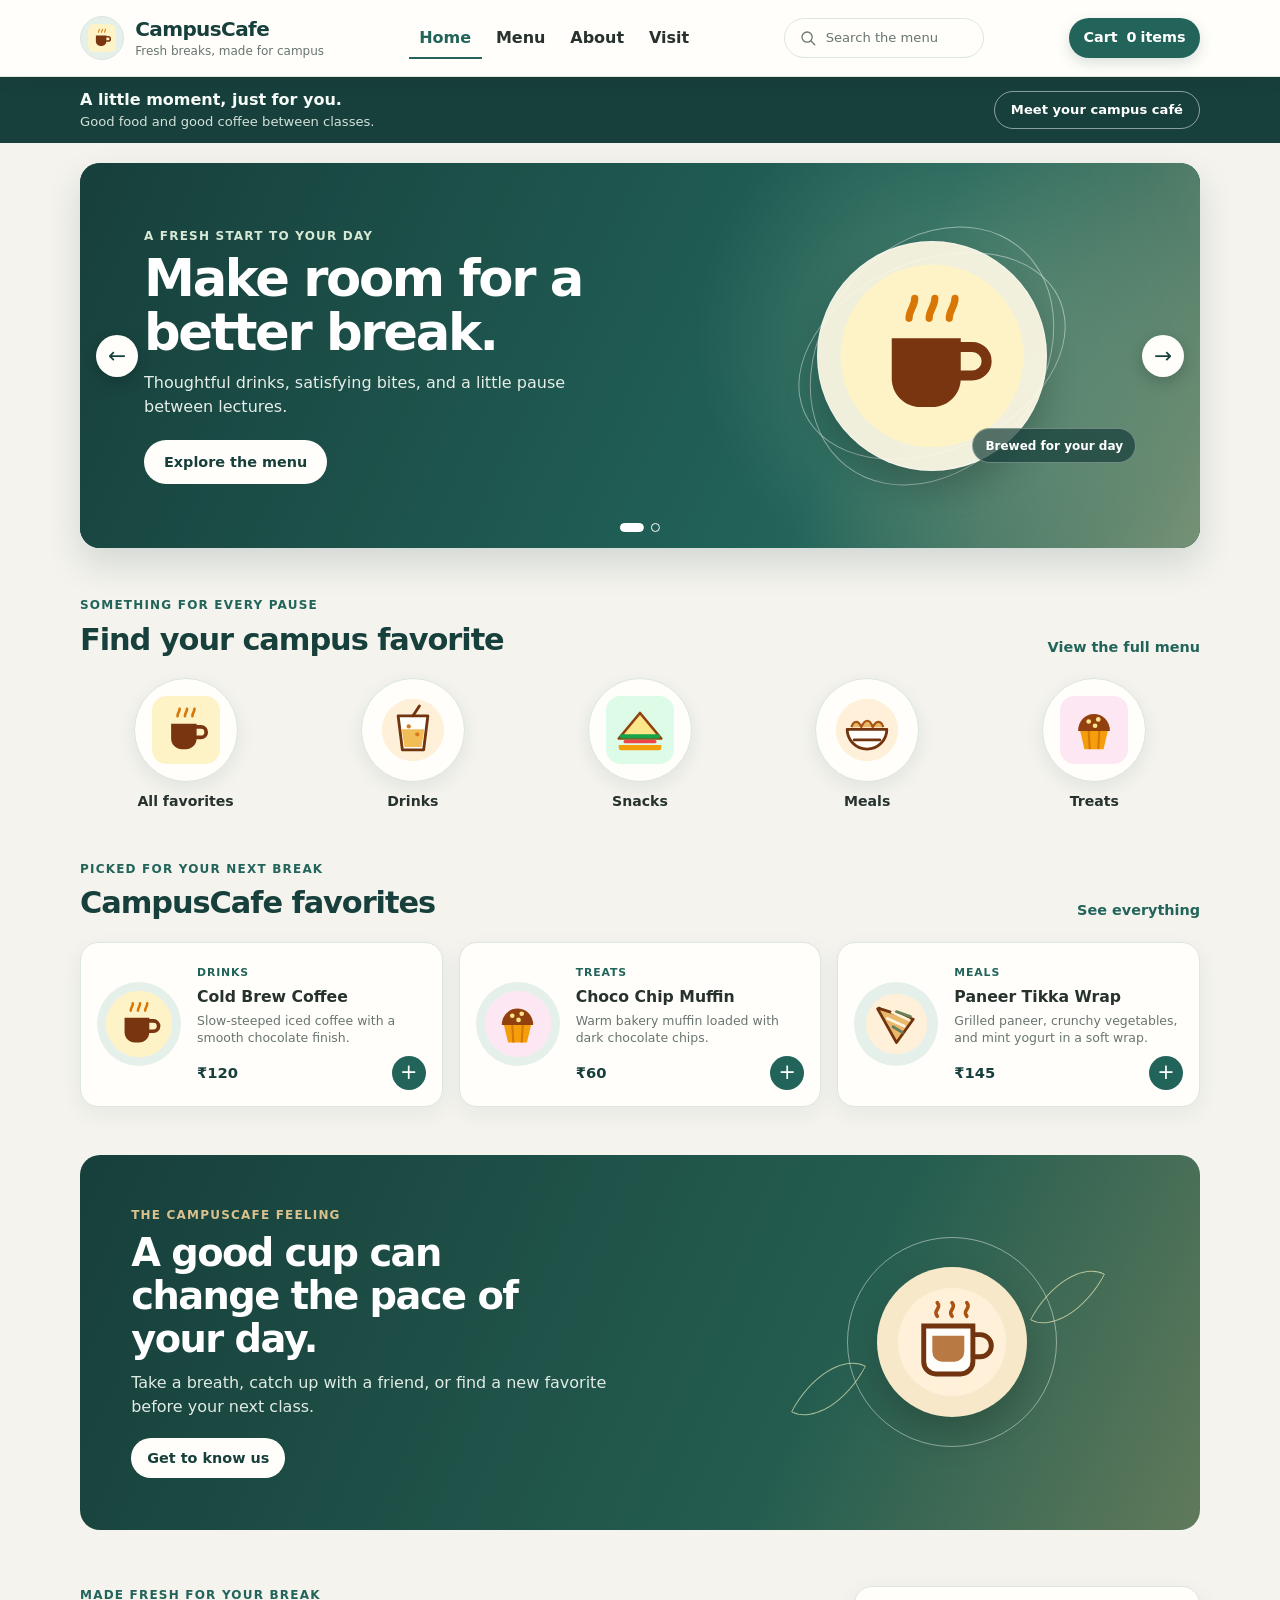
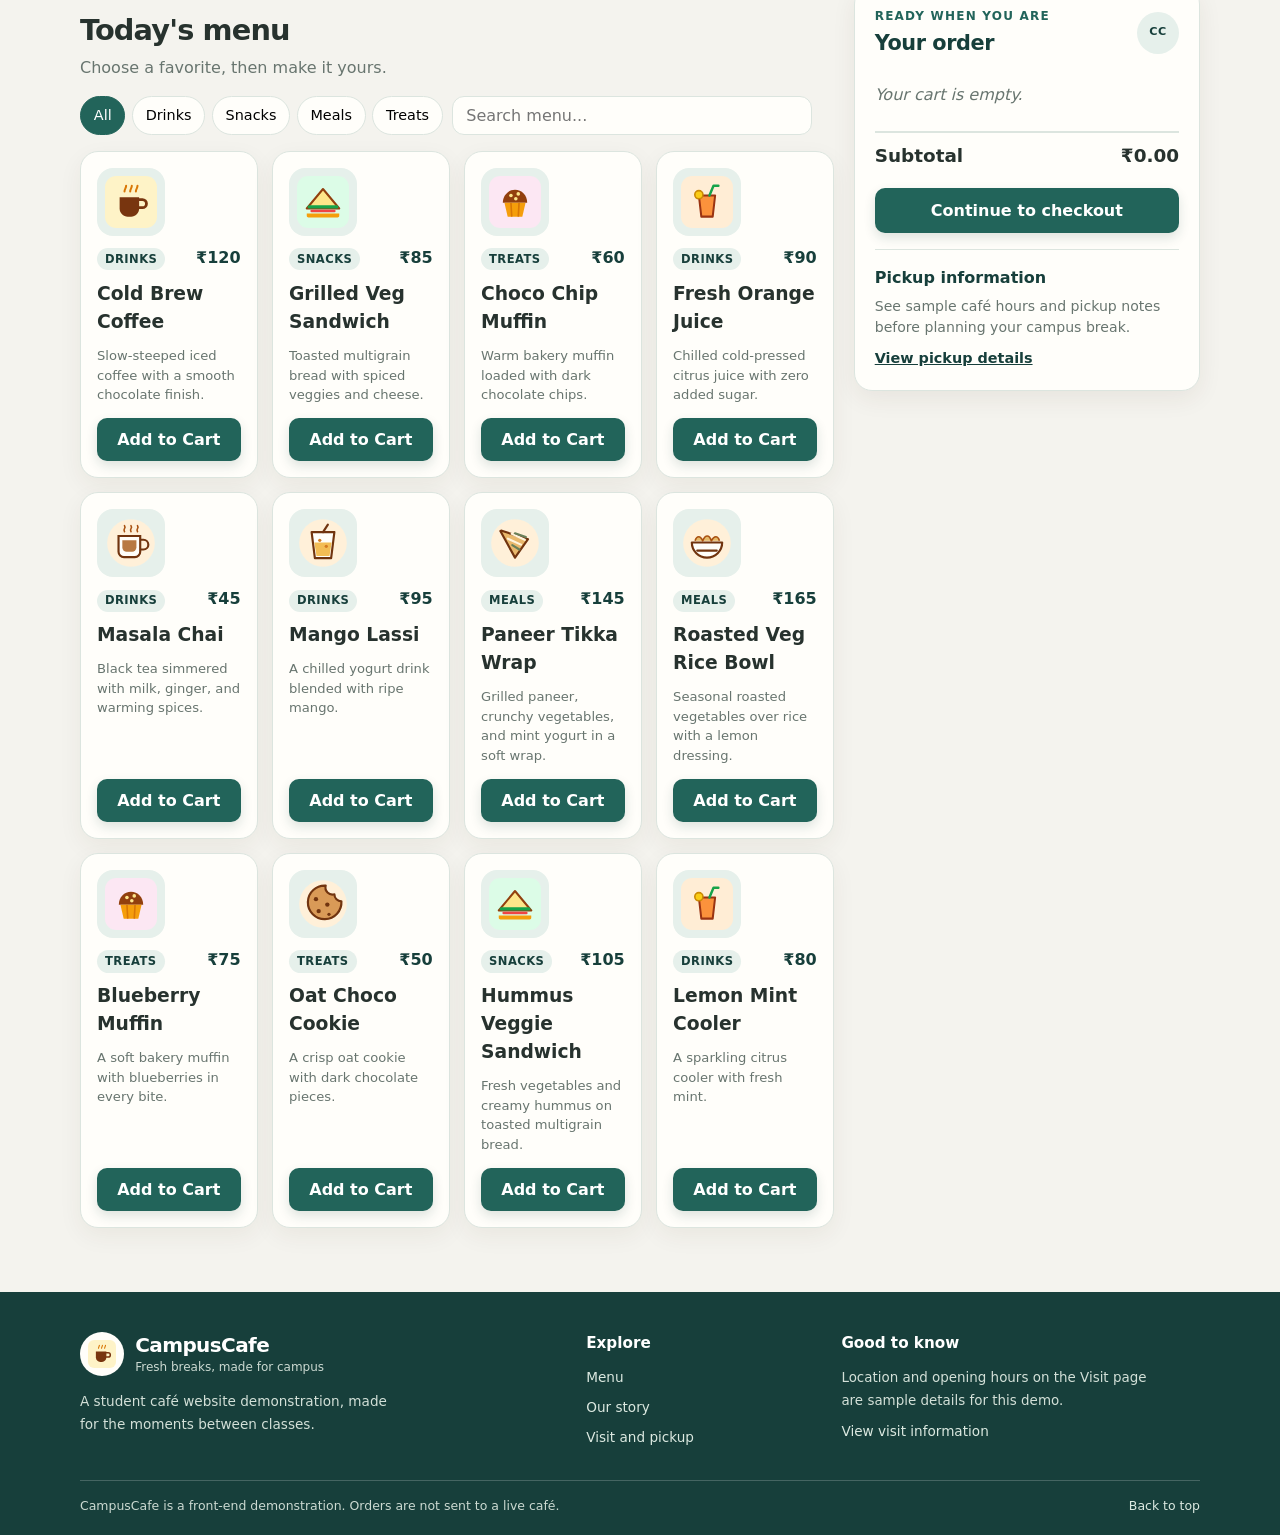
<file: index.html>
<!DOCTYPE html>
<html lang="en">
<head>
  <meta charset="UTF-8" />
  <meta name="viewport" content="width=device-width, initial-scale=1.0" />
  <meta name="description" content="Explore CampusCafe drinks, snacks, meals, and treats for your next campus break." />
  <title>CampusCafe — Fresh breaks, made for campus</title>
  <link rel="stylesheet" href="styles/main.css" />
  <link rel="stylesheet" href="styles/theme.css" />
</head>
<body id="top">
  <a class="skip-link" href="#main-content">Skip to main content</a>

  <header class="topbar">
    <a class="brand" href="#top" aria-label="CampusCafe home">
      <span class="brand-mark" aria-hidden="true">
        <img src="assets/icons/coffee.svg" alt="" />
      </span>
      <span class="brand-copy">
        <span class="brand-name">CampusCafe</span>
        <span class="brand-tagline">Fresh breaks, made for campus</span>
      </span>
    </a>

    <nav class="site-nav" aria-label="Main navigation">
      <a href="#top" aria-current="page">Home</a>
      <a href="#menu-section">Menu</a>
      <a href="pages/about.html">About</a>
      <a href="pages/visit.html">Visit</a>
    </nav>

    <button class="header-search" id="focus-search-button" type="button" aria-label="Search the menu" aria-controls="search-input">
      <svg viewBox="0 0 24 24" aria-hidden="true">
        <circle cx="10.8" cy="10.8" r="6.8"></circle>
        <path d="m16 16 5 5"></path>
      </svg>
      <span>Search the menu</span>
    </button>

    <a class="cart-pill" href="#cart-heading" aria-label="View your cart">
      <span>Cart</span>
      <span class="cart-count-wrap">
        <span id="cart-count">0</span>
        <span id="cart-count-label">items</span>
      </span>
    </a>
  </header>

  <div class="welcome-bar">
    <div class="welcome-inner">
      <div>
        <p class="welcome-title">A little moment, just for you.</p>
        <p class="welcome-subtitle">Good food and good coffee between classes.</p>
      </div>
      <a href="pages/about.html">Meet your campus café</a>
    </div>
  </div>

  <main id="main-content">
    <section class="hero-wrap" aria-label="CampusCafe highlights">
      <div class="hero-carousel" id="hero-carousel">
        <article class="hero-slide hero-slide-green" data-hero-slide aria-hidden="false">
          <div class="hero-copy">
            <p class="hero-kicker">A fresh start to your day</p>
            <h1>Make room for a better break.</h1>
            <p>Thoughtful drinks, satisfying bites, and a little pause between lectures.</p>
            <a class="hero-cta" href="#menu-section">Explore the menu</a>
          </div>
          <div class="hero-art" aria-hidden="true">
            <span class="hero-orbit hero-orbit-one"></span>
            <span class="hero-orbit hero-orbit-two"></span>
            <img src="assets/icons/coffee.svg" alt="" />
            <span class="hero-art-label">Brewed for your day</span>
          </div>
        </article>

        <article class="hero-slide hero-slide-amber" data-hero-slide aria-hidden="true" hidden>
          <div class="hero-copy">
            <p class="hero-kicker">A brighter kind of lunch</p>
            <h2>Find your new between-class favorite.</h2>
            <p>From warm chai to hearty bowls, there is something for every kind of break.</p>
            <a class="hero-cta" href="#menu-section">Find your favorite</a>
          </div>
          <div class="hero-art" aria-hidden="true">
            <span class="hero-orbit hero-orbit-one"></span>
            <span class="hero-orbit hero-orbit-two"></span>
            <img src="assets/icons/wrap.svg" alt="" />
            <span class="hero-art-label">Made for campus moments</span>
          </div>
        </article>

        <button class="hero-arrow hero-arrow-prev" type="button" data-hero-prev aria-label="Show previous highlight">
          <span aria-hidden="true">&larr;</span>
        </button>
        <button class="hero-arrow hero-arrow-next" type="button" data-hero-next aria-label="Show next highlight">
          <span aria-hidden="true">&rarr;</span>
        </button>
        <div class="hero-dots" role="group" aria-label="Choose a highlight">
          <button type="button" class="hero-dot is-active" data-hero-dot="0" aria-label="Show highlight 1" aria-pressed="true"></button>
          <button type="button" class="hero-dot" data-hero-dot="1" aria-label="Show highlight 2" aria-pressed="false"></button>
        </div>
      </div>
    </section>

    <section class="home-section curation-section" aria-labelledby="curation-heading">
      <div class="section-heading">
        <div>
          <p class="section-kicker">Something for every pause</p>
          <h2 id="curation-heading">Find your campus favorite</h2>
        </div>
        <a class="text-link" href="#menu-section">View the full menu</a>
      </div>

      <div class="curation-list">
        <a class="curation-item" href="#menu-section" data-category-shortcut="all">
          <span class="curation-image"><img src="assets/icons/coffee.svg" alt="" /></span>
          <span>All favorites</span>
        </a>
        <a class="curation-item" href="#menu-section" data-category-shortcut="drinks">
          <span class="curation-image"><img src="assets/icons/lassi.svg" alt="" /></span>
          <span>Drinks</span>
        </a>
        <a class="curation-item" href="#menu-section" data-category-shortcut="snacks">
          <span class="curation-image"><img src="assets/icons/sandwich.svg" alt="" /></span>
          <span>Snacks</span>
        </a>
        <a class="curation-item" href="#menu-section" data-category-shortcut="meals">
          <span class="curation-image"><img src="assets/icons/bowl.svg" alt="" /></span>
          <span>Meals</span>
        </a>
        <a class="curation-item" href="#menu-section" data-category-shortcut="treats">
          <span class="curation-image"><img src="assets/icons/muffin.svg" alt="" /></span>
          <span>Treats</span>
        </a>
      </div>
    </section>

    <section class="home-section recommendations" aria-labelledby="recommendations-heading">
      <div class="section-heading">
        <div>
          <p class="section-kicker">Picked for your next break</p>
          <h2 id="recommendations-heading">CampusCafe favorites</h2>
        </div>
        <a class="text-link" href="#menu-section">See everything</a>
      </div>
      <div class="recommendation-grid" id="recommended-grid"></div>
    </section>

    <section class="home-section cafe-story" aria-labelledby="cafe-story-heading">
      <div class="cafe-story-copy">
        <p class="section-kicker">The CampusCafe feeling</p>
        <h2 id="cafe-story-heading">A good cup can change the pace of your day.</h2>
        <p>Take a breath, catch up with a friend, or find a new favorite before your next class.</p>
        <a class="story-link" href="pages/about.html">Get to know us</a>
      </div>
      <div class="cafe-story-art" aria-hidden="true">
        <span class="story-sun"></span>
        <img src="assets/icons/chai.svg" alt="" />
        <span class="story-leaf story-leaf-one"></span>
        <span class="story-leaf story-leaf-two"></span>
      </div>
    </section>

    <section class="container menu-layout" id="menu-section" aria-label="Menu and order">
      <section class="menu-section" aria-labelledby="menu-heading">
        <p class="section-kicker">Made fresh for your break</p>
        <h2 id="menu-heading" class="menu-title">Today's menu</h2>
        <p class="menu-intro">Choose a favorite, then make it yours.</p>
        <div class="controls">
          <div class="filter-group" role="group" aria-label="Filter menu by category">
            <button type="button" class="filter-btn active" data-category="all" aria-pressed="true">All</button>
            <button type="button" class="filter-btn" data-category="drinks" aria-pressed="false">Drinks</button>
            <button type="button" class="filter-btn" data-category="snacks" aria-pressed="false">Snacks</button>
            <button type="button" class="filter-btn" data-category="meals" aria-pressed="false">Meals</button>
            <button type="button" class="filter-btn" data-category="treats" aria-pressed="false">Treats</button>
          </div>
          <input
            type="search"
            id="search-input"
            class="search-input"
            placeholder="Search menu..."
            aria-label="Search menu items"
          />
        </div>
        <div id="menu-grid" class="menu-grid"></div>
      </section>

      <aside class="cart-panel" aria-labelledby="cart-heading">
        <div class="cart-panel-heading">
          <div>
            <p class="section-kicker">Ready when you are</p>
            <h2 id="cart-heading">Your order</h2>
          </div>
          <span class="cart-bag" aria-hidden="true">CC</span>
        </div>
        <ul id="cart-list" class="cart-list"></ul>

        <div class="summary-row summary-total">
          <span>Subtotal</span>
          <span>₹<span id="cart-subtotal">0</span></span>
        </div>

        <p id="cart-msg" class="msg-error" role="alert"></p>

        <button type="button" id="checkout-btn" class="btn btn-primary checkout-btn">
          Continue to checkout
        </button>

        <section class="pickup-note" aria-labelledby="pickup-note-heading">
          <h3 id="pickup-note-heading">Pickup information</h3>
          <p>See sample café hours and pickup notes before planning your campus break.</p>
          <a href="pages/visit.html">View pickup details</a>
        </section>
      </aside>
    </section>
  </main>

  <footer class="site-footer home-footer">
    <div class="footer-inner">
      <div class="footer-brand">
        <a class="brand footer-brand-link" href="#top">
          <span class="brand-mark" aria-hidden="true">
            <img src="assets/icons/coffee.svg" alt="" />
          </span>
          <span class="brand-copy">
            <span class="brand-name">CampusCafe</span>
            <span class="brand-tagline">Fresh breaks, made for campus</span>
          </span>
        </a>
        <p>A student café website demonstration, made for the moments between classes.</p>
      </div>
      <div class="footer-column">
        <h2>Explore</h2>
        <a href="#menu-section">Menu</a>
        <a href="pages/about.html">Our story</a>
        <a href="pages/visit.html">Visit and pickup</a>
      </div>
      <div class="footer-column">
        <h2>Good to know</h2>
        <p>Location and opening hours on the Visit page are sample details for this demo.</p>
        <a href="pages/visit.html">View visit information</a>
      </div>
    </div>
    <div class="footer-bottom">
      <span>CampusCafe is a front-end demonstration. Orders are not sent to a live café.</span>
      <a href="#top">Back to top</a>
    </div>
  </footer>

  <script src="scripts/menuData.js"></script>
  <script src="scripts/app.js"></script>
</body>
</html>
</file>
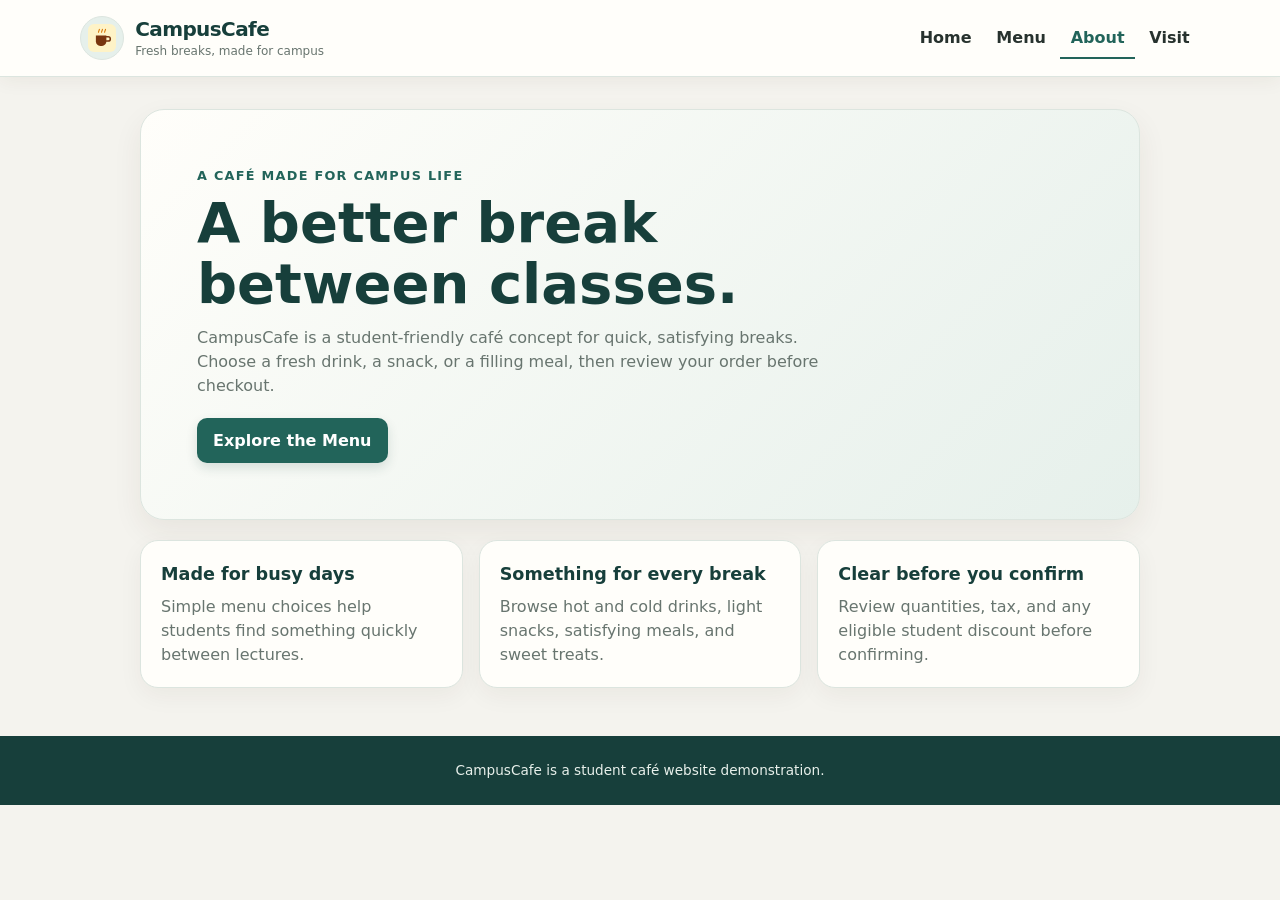
<file: pages/about.html>
<!DOCTYPE html>
<html lang="en">
<head>
  <meta charset="UTF-8" />
  <meta name="viewport" content="width=device-width, initial-scale=1.0" />
  <meta name="description" content="Learn about CampusCafe, a student-friendly café concept for fresh food between classes." />
  <title>About CampusCafe</title>
  <link rel="stylesheet" href="../styles/main.css" />
  <link rel="stylesheet" href="../styles/theme.css" />
</head>
<body>
  <a class="skip-link" href="#main-content">Skip to main content</a>
  <header class="topbar">
    <div class="brand">
      <span class="brand-mark" aria-hidden="true"><img src="../assets/icons/coffee.svg" alt="" /></span>
      <span class="brand-copy">
        <span class="brand-name">CampusCafe</span>
        <span class="brand-tagline">Fresh breaks, made for campus</span>
      </span>
    </div>
    <nav class="site-nav" aria-label="Main navigation">
      <a href="../index.html#top">Home</a>
      <a href="../index.html#menu-section">Menu</a>
      <a href="about.html" aria-current="page">About</a>
      <a href="visit.html">Visit</a>
    </nav>
  </header>

  <main id="main-content" class="info-page">
    <section class="info-hero" aria-labelledby="about-heading">
      <p class="info-eyebrow">A café made for campus life</p>
      <h1 id="about-heading">A better break between classes.</h1>
      <p>
        CampusCafe is a student-friendly café concept for quick, satisfying breaks.
        Choose a fresh drink, a snack, or a filling meal, then review your order
        before checkout.
      </p>
      <a href="../index.html" class="btn btn-primary">Explore the Menu</a>
    </section>

    <section class="info-grid" aria-label="CampusCafe values">
      <article class="info-card">
        <h3>Made for busy days</h3>
        <p>Simple menu choices help students find something quickly between lectures.</p>
      </article>
      <article class="info-card">
        <h3>Something for every break</h3>
        <p>Browse hot and cold drinks, light snacks, satisfying meals, and sweet treats.</p>
      </article>
      <article class="info-card">
        <h3>Clear before you confirm</h3>
        <p>Review quantities, tax, and any eligible student discount before confirming.</p>
      </article>
    </section>
  </main>

  <footer class="site-footer">
    CampusCafe is a student café website demonstration.
  </footer>
</body>
</html>
</file>
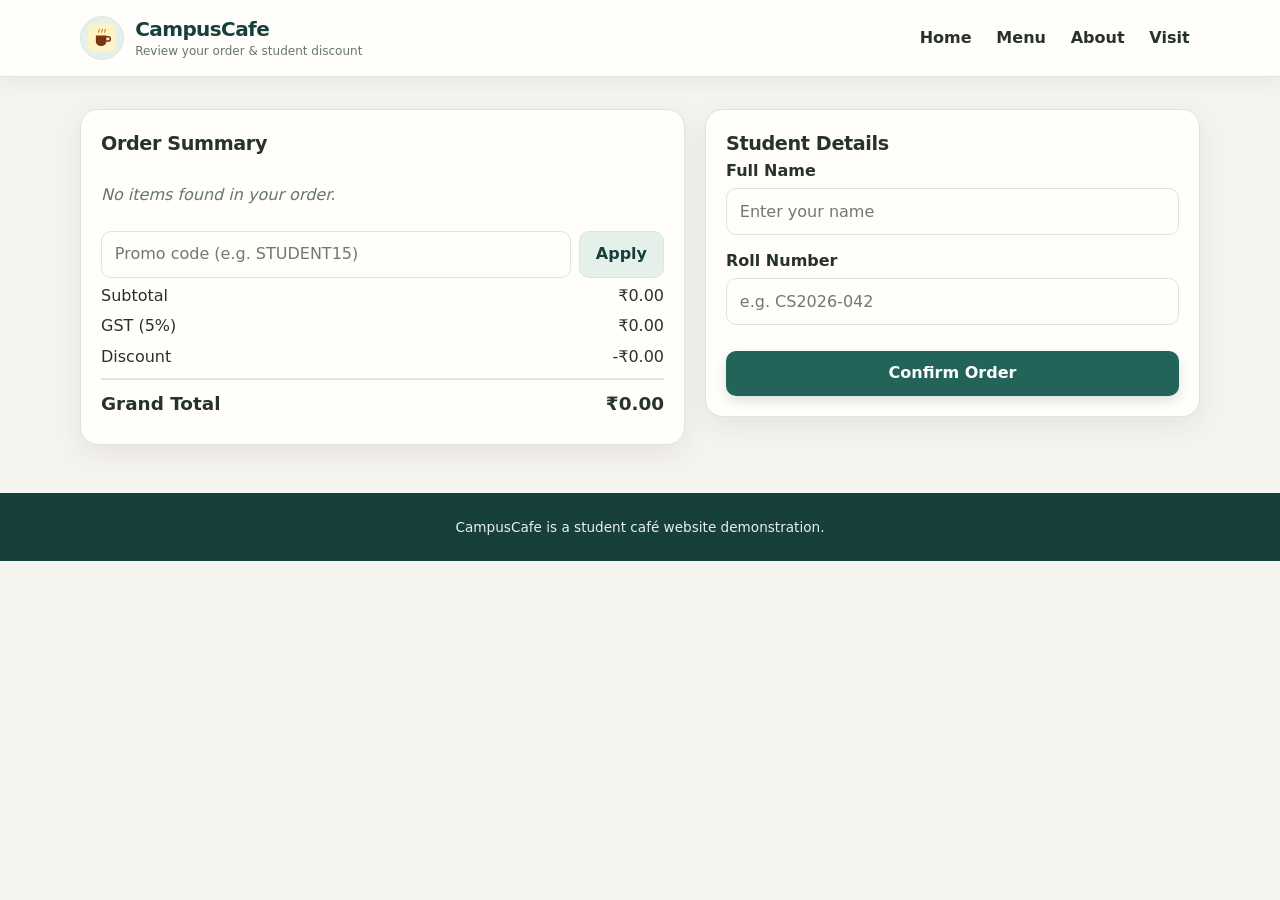
<file: pages/checkout.html>
<!DOCTYPE html>
<html lang="en">
<head>
  <meta charset="UTF-8" />
  <meta name="viewport" content="width=device-width, initial-scale=1.0" />
  <meta name="description" content="Review your CampusCafe order, apply a student promo, and confirm a sample checkout." />
  <title>Checkout — CampusCafe</title>
  <link rel="stylesheet" href="../styles/main.css" />
  <link rel="stylesheet" href="../styles/theme.css" />
</head>
<body>
  <a class="skip-link" href="#main-content">Skip to main content</a>
  <header class="topbar">
    <div class="brand">
      <span class="brand-mark" aria-hidden="true"><img src="../assets/icons/coffee.svg" alt="" /></span>
      <span class="brand-copy">
        <span class="brand-name">CampusCafe</span>
        <span class="brand-tagline">Review your order &amp; student discount</span>
      </span>
    </div>
    <nav class="site-nav" aria-label="Main navigation">
      <a href="../index.html#top">Home</a>
      <a href="../index.html#menu-section">Menu</a>
      <a href="about.html">About</a>
      <a href="visit.html">Visit</a>
    </nav>
  </header>

  <main id="main-content" class="checkout-wrapper">
    <section class="checkout-box" aria-labelledby="summary-heading">
      <h1 id="summary-heading">Order Summary</h1>
      <ul id="checkout-items" class="cart-list"></ul>

      <div class="promo-row">
        <input
          type="text"
          id="promo-input"
          placeholder="Promo code (e.g. STUDENT15)"
          aria-label="Promo code"
          aria-describedby="promo-msg"
          autocomplete="off"
        />
        <button type="button" id="apply-promo-btn" class="btn btn-secondary">Apply</button>
      </div>
      <p id="promo-msg" class="msg-error" role="status" aria-live="polite"></p>

      <div class="summary-row">
        <span>Subtotal</span>
        <span>₹<span id="subtotal">0</span></span>
      </div>
      <div class="summary-row">
        <span>GST (5%)</span>
        <span>₹<span id="tax">0</span></span>
      </div>
      <div class="summary-row">
        <span>Discount</span>
        <span>-₹<span id="discount">0</span></span>
      </div>
      <div class="summary-row summary-total">
        <span>Grand Total</span>
        <span>₹<span id="grand-total">0</span></span>
      </div>
    </section>

    <section class="checkout-box" aria-labelledby="student-details-heading">
      <h2 id="student-details-heading">Student Details</h2>
      <form id="order-form">
        <div class="form-group">
          <label for="student-name">Full Name</label>
          <input type="text" id="student-name" placeholder="Enter your name" autocomplete="name" required />
        </div>
        <div class="form-group">
          <label for="roll-number">Roll Number</label>
          <input type="text" id="roll-number" placeholder="e.g. CS2026-042" autocomplete="off" required />
        </div>
        <p id="order-msg" class="msg-error" role="status" aria-live="polite"></p>
        <button type="submit" id="confirm-order-btn" class="btn btn-primary confirm-order-btn">
          Confirm Order
        </button>
      </form>
    </section>
  </main>

  <footer class="site-footer">
    CampusCafe is a student café website demonstration.
  </footer>

  <script src="../scripts/checkout.js"></script>
</body>
</html>
</file>
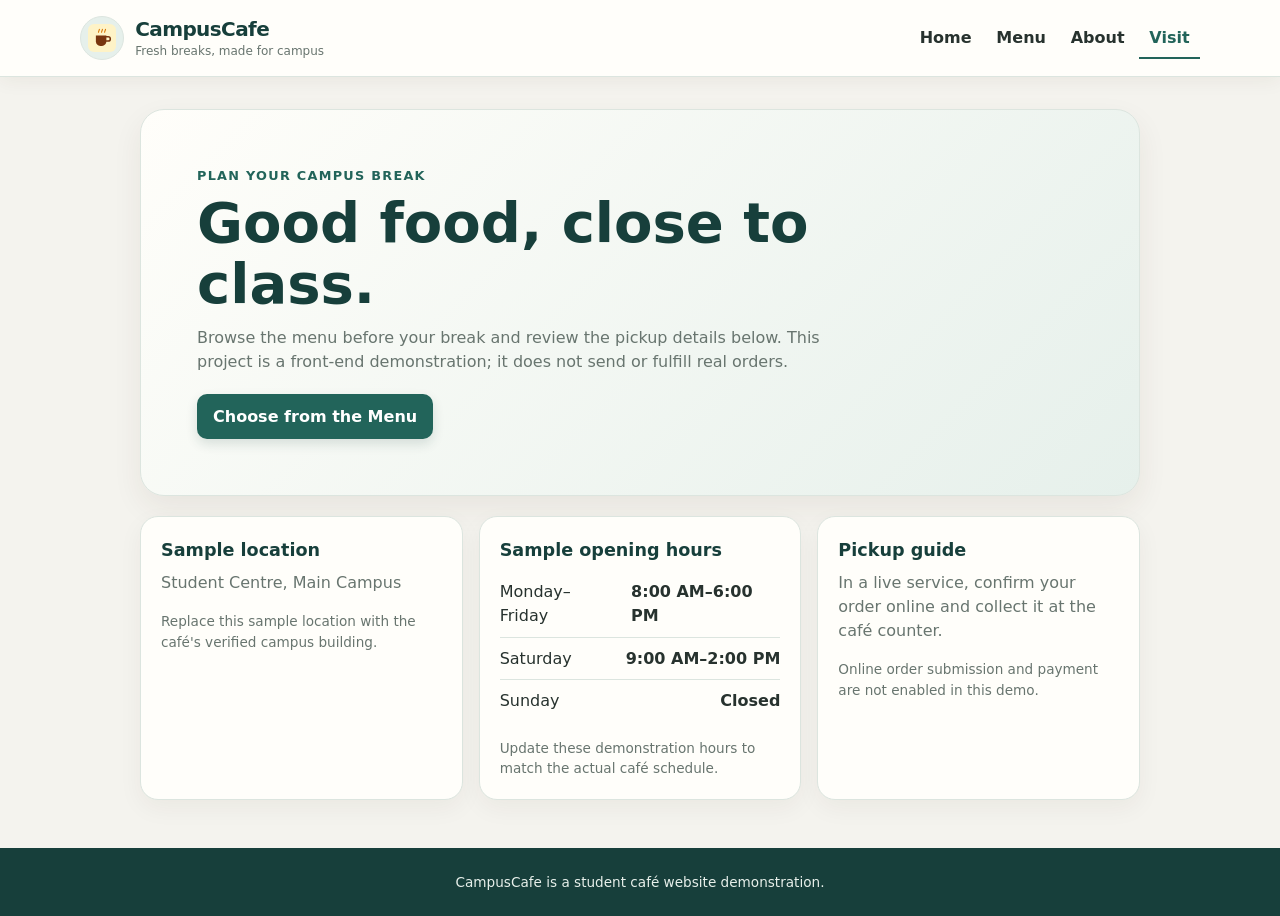
<file: pages/visit.html>
<!DOCTYPE html>
<html lang="en">
<head>
  <meta charset="UTF-8" />
  <meta name="viewport" content="width=device-width, initial-scale=1.0" />
  <meta name="description" content="Find sample opening hours and pickup information for the CampusCafe demo." />
  <title>Visit CampusCafe</title>
  <link rel="stylesheet" href="../styles/main.css" />
  <link rel="stylesheet" href="../styles/theme.css" />
</head>
<body>
  <a class="skip-link" href="#main-content">Skip to main content</a>
  <header class="topbar">
    <div class="brand">
      <span class="brand-mark" aria-hidden="true"><img src="../assets/icons/coffee.svg" alt="" /></span>
      <span class="brand-copy">
        <span class="brand-name">CampusCafe</span>
        <span class="brand-tagline">Fresh breaks, made for campus</span>
      </span>
    </div>
    <nav class="site-nav" aria-label="Main navigation">
      <a href="../index.html#top">Home</a>
      <a href="../index.html#menu-section">Menu</a>
      <a href="about.html">About</a>
      <a href="visit.html" aria-current="page">Visit</a>
    </nav>
  </header>

  <main id="main-content" class="info-page">
    <section class="info-hero" aria-labelledby="visit-heading">
      <p class="info-eyebrow">Plan your campus break</p>
      <h1 id="visit-heading">Good food, close to class.</h1>
      <p>
        Browse the menu before your break and review the pickup details below.
        This project is a front-end demonstration; it does not send or fulfill real orders.
      </p>
      <a href="../index.html" class="btn btn-primary">Choose from the Menu</a>
    </section>

    <section class="info-grid" aria-label="Visit information">
      <article class="info-card">
        <h3>Sample location</h3>
        <p>Student Centre, Main Campus</p>
        <p class="sample-note">Replace this sample location with the café's verified campus building.</p>
      </article>

      <article class="info-card">
        <h3>Sample opening hours</h3>
        <ul class="hours-list">
          <li><span>Monday–Friday</span><strong>8:00 AM–6:00 PM</strong></li>
          <li><span>Saturday</span><strong>9:00 AM–2:00 PM</strong></li>
          <li><span>Sunday</span><strong>Closed</strong></li>
        </ul>
        <p class="sample-note">Update these demonstration hours to match the actual café schedule.</p>
      </article>

      <article class="info-card">
        <h3>Pickup guide</h3>
        <p>In a live service, confirm your order online and collect it at the café counter.</p>
        <p class="sample-note">Online order submission and payment are not enabled in this demo.</p>
      </article>
    </section>
  </main>

  <footer class="site-footer">
    CampusCafe is a student café website demonstration.
  </footer>
</body>
</html>
</file>
<file: styles/main.css>
* {
  box-sizing: border-box;
  margin: 0;
  padding: 0;
}

body {
  font-family: "Segoe UI", system-ui, -apple-system, sans-serif;
  line-height: 1.5;
  min-height: 100vh;
}

button,
input {
  font: inherit;
}

button:focus-visible,
a:focus-visible,
input:focus-visible {
  outline: 3px solid rgba(34, 100, 90, 0.35);
  outline-offset: 3px;
}

.skip-link {
  position: absolute;
  top: 0.5rem;
  left: 0.5rem;
  z-index: 20;
  padding: 0.6rem 0.9rem;
  border-radius: 8px;
  background: var(--surface);
  color: var(--primary-dark);
  box-shadow: 0 4px 14px rgba(67, 45, 25, 0.15);
  transform: translateY(-160%);
}

.skip-link:focus {
  transform: translateY(0);
}

.topbar {
  display: flex;
  flex-wrap: wrap;
  justify-content: space-between;
  align-items: center;
  gap: 1rem;
  padding: 1rem max(1.25rem, calc((100% - 1120px) / 2));
  border-bottom: 1px solid var(--border);
  background: rgba(255, 254, 250, 0.97);
  position: sticky;
  top: 0;
  z-index: 10;
  box-shadow: 0 4px 18px rgba(67, 45, 25, 0.06);
  backdrop-filter: blur(12px);
}

.brand h1 {
  font-size: 1.5rem;
  color: var(--primary-dark);
  letter-spacing: -0.035em;
}

.brand {
  display: flex;
  align-items: center;
  gap: 0.7rem;
  color: inherit;
  text-decoration: none;
}

.brand-mark {
  display: grid;
  width: 44px;
  height: 44px;
  flex: 0 0 44px;
  place-items: center;
  border: 1px solid var(--border);
  border-radius: 50%;
  background: var(--accent-soft);
}

.brand-mark img {
  width: 28px;
  height: 28px;
}

.brand-copy {
  display: grid;
  line-height: 1.2;
}

.brand-name {
  color: var(--primary-dark);
  font-size: 1.25rem;
  font-weight: 750;
  letter-spacing: -0.03em;
}

.brand-tagline {
  margin-top: 0.2rem;
  color: var(--muted);
  font-size: 0.75rem;
}

.brand p {
  font-size: 0.85rem;
  color: var(--muted);
}

.site-nav {
  display: flex;
  align-items: center;
  gap: 0.25rem;
}

.site-nav a {
  padding: 0.55rem 0.65rem 0.45rem;
  border-bottom: 2px solid transparent;
  color: var(--text);
  font-weight: 600;
  text-decoration: none;
}

.site-nav a:hover,
.site-nav a[aria-current="page"] {
  border-bottom-color: var(--primary);
  color: var(--primary);
}

.header-search {
  display: inline-flex;
  min-width: 200px;
  align-items: center;
  gap: 0.55rem;
  padding: 0.55rem 0.85rem;
  border: 1px solid var(--border);
  border-radius: 999px;
  background: var(--surface);
  color: var(--muted);
  cursor: pointer;
  text-align: left;
}

.header-search svg {
  width: 18px;
  height: 18px;
  flex: 0 0 18px;
  fill: none;
  stroke: currentColor;
  stroke-linecap: round;
  stroke-width: 1.7;
}

.header-search span {
  overflow: hidden;
  font-size: 0.82rem;
  text-overflow: ellipsis;
  white-space: nowrap;
}

.cart-pill {
  display: inline-flex;
  align-items: center;
  gap: 0.55rem;
  background: var(--primary);
  color: #fff;
  padding: 0.55rem 0.9rem;
  border-radius: 999px;
  font-weight: 600;
  font-size: 0.9rem;
  white-space: nowrap;
  text-decoration: none;
  box-shadow: 0 5px 14px rgba(23, 63, 59, 0.16);
}

.cart-count-wrap {
  display: inline-flex;
  align-items: center;
  gap: 0.25rem;
}

.container {
  max-width: 1120px;
  width: calc(100% - 2.5rem);
  margin: 1.5rem auto;
  display: grid;
  grid-template-columns: minmax(0, 1.85fr) minmax(280px, 0.85fr);
  align-items: start;
  gap: 1.25rem;
}

.menu-title {
  margin-bottom: 0.25rem;
  font-size: clamp(1.45rem, 3vw, 1.8rem);
  letter-spacing: -0.03em;
}

.menu-intro {
  margin-bottom: 1rem;
  color: var(--muted);
}

.controls {
  display: flex;
  flex-wrap: wrap;
  gap: 0.6rem;
  align-items: center;
  justify-content: flex-start;
  margin-bottom: 1rem;
}

.filter-group {
  display: flex;
  flex-wrap: wrap;
  gap: 0.4rem;
}

.filter-btn {
  padding: 0.48rem 0.8rem;
  border: 1px solid var(--border);
  background: var(--surface);
  border-radius: 999px;
  cursor: pointer;
  font-size: 0.9rem;
  font-weight: 500;
  transition: background-color 160ms ease, color 160ms ease, border-color 160ms ease;
}

.filter-btn.active {
  background: var(--primary);
  color: #fff;
  border-color: var(--primary);
}

.search-input {
  padding: 0.4rem 0.8rem;
  border: 1px solid var(--border);
  border-radius: 12px;
  min-width: min(220px, 100%);
  flex: 1;
  max-width: 360px;
  background: var(--surface);
}

.menu-grid {
  display: grid;
  grid-template-columns: repeat(auto-fit, minmax(min(100%, 160px), 1fr));
  gap: 0.9rem;
}

.card {
  background: var(--surface);
  border: 1px solid var(--border);
  border-radius: 18px;
  padding: 1rem;
  display: flex;
  flex-direction: column;
  gap: 0.6rem;
  min-width: 0;
  box-shadow: 0 8px 24px rgba(67, 45, 25, 0.06);
  transition: transform 180ms ease, box-shadow 180ms ease, border-color 180ms ease;
}

.card:hover {
  transform: translateY(-3px);
  border-color: #adc9bc;
  box-shadow: 0 14px 30px rgba(23, 63, 59, 0.11);
}

.card img {
  width: 68px;
  height: 68px;
  padding: 0.5rem;
  object-fit: contain;
  border-radius: 16px;
  background: var(--accent-soft);
}

.item-description {
  font-size: 0.82rem;
  color: var(--muted);
  flex: 1;
}

.card-header {
  display: flex;
  justify-content: space-between;
  align-items: baseline;
}

.category-tag {
  font-size: 0.72rem;
  text-transform: uppercase;
  letter-spacing: 0.04em;
  padding: 0.15rem 0.5rem;
  border-radius: 999px;
  background: var(--accent-soft);
  color: var(--primary-dark);
  font-weight: 600;
}

.price {
  font-weight: 700;
  color: var(--primary-dark);
}

.btn {
  padding: 0.65rem 1rem;
  border: none;
  border-radius: 10px;
  cursor: pointer;
  font-weight: 600;
  text-align: center;
  text-decoration: none;
  display: inline-block;
  transition: background-color 160ms ease, transform 160ms ease, box-shadow 160ms ease;
}

.btn-primary {
  background: var(--primary);
  color: #fff;
  box-shadow: 0 5px 12px rgba(23, 63, 59, 0.14);
}

.btn-primary:hover {
  background: var(--primary-dark);
  box-shadow: 0 7px 16px rgba(23, 63, 59, 0.2);
}

.btn:active {
  transform: translateY(1px);
}

.card .btn {
  width: 100%;
  margin-top: 0.25rem;
  padding: 0.58rem 0.85rem;
}

.btn-secondary {
  background: var(--accent-soft);
  color: var(--primary-dark);
  border: 1px solid var(--border);
}

.btn-secondary:hover {
  background: #dcebe3;
}

.checkout-btn,
.confirm-order-btn {
  width: 100%;
  margin-top: 0.75rem;
}

.cart-panel,
.checkout-box {
  min-width: 0;
  background: var(--surface);
  border: 1px solid var(--border);
  border-radius: 18px;
  padding: 1.25rem;
  height: fit-content;
  box-shadow: 0 8px 24px rgba(67, 45, 25, 0.07);
}

.cart-panel {
  position: sticky;
  top: 6.5rem;
}

.pickup-note {
  margin-top: 1rem;
  padding-top: 1rem;
  border-top: 1px solid var(--border);
}

.pickup-note h3 {
  margin-bottom: 0.35rem;
  color: var(--primary-dark);
  font-size: 1rem;
}

.pickup-note p {
  margin-bottom: 0.5rem;
  color: var(--muted);
  font-size: 0.88rem;
}

.pickup-note a {
  color: var(--primary-dark);
  font-size: 0.9rem;
  font-weight: 600;
}

.cart-panel h2,
.checkout-box h1,
.checkout-box h2 {
  font-size: 1.2rem;
  letter-spacing: -0.02em;
}

.cart-list {
  list-style: none;
  margin: 1rem 0;
  display: flex;
  flex-direction: column;
  gap: 0.65rem;
}

.cart-row {
  display: grid;
  grid-template-columns: minmax(0, 1fr) auto auto;
  align-items: center;
  gap: 0.65rem;
  padding-bottom: 0.65rem;
  border-bottom: 1px dashed var(--border);
  font-size: 0.92rem;
}

.cart-row > span:first-child {
  overflow-wrap: anywhere;
}

.cart-row > span:last-child {
  font-weight: 600;
  white-space: nowrap;
}

.qty-controls {
  display: flex;
  align-items: center;
  gap: 0.35rem;
}

.qty-btn {
  width: 30px;
  height: 30px;
  border: 1px solid var(--border);
  background: var(--surface);
  color: var(--primary-dark);
  border-radius: 9px;
  cursor: pointer;
  font-weight: 700;
  transition: background-color 160ms ease, border-color 160ms ease;
}

.qty-btn:hover {
  background: var(--accent-soft);
  border-color: #adc9bc;
}

.summary-row {
  display: flex;
  justify-content: space-between;
  margin: 0.4rem 0;
}

.summary-total {
  font-size: 1.15rem;
  font-weight: 700;
  border-top: 2px solid var(--border);
  padding-top: 0.6rem;
  margin-top: 0.6rem;
}

.checkout-wrapper {
  max-width: 1120px;
  width: calc(100% - 2.5rem);
  margin: 2rem auto;
  display: grid;
  grid-template-columns: minmax(0, 1.1fr) minmax(320px, 0.9fr);
  align-items: start;
  gap: 1.25rem;
}

.form-group {
  display: flex;
  flex-direction: column;
  gap: 0.35rem;
  margin-bottom: 0.85rem;
}

.form-group input {
  padding: 0.65rem 0.8rem;
  border: 1px solid var(--border);
  border-radius: 10px;
  background: var(--surface);
}

.form-group input:focus,
.promo-row input:focus,
.search-input:focus {
  border-color: var(--primary);
  outline: 3px solid rgba(34, 100, 90, 0.14);
}

.form-group label {
  font-weight: 600;
}

.promo-row {
  display: flex;
  gap: 0.5rem;
  margin: 0.75rem 0 0.35rem;
}

.promo-row input {
  flex: 1;
  min-width: 0;
  padding: 0.6rem 0.8rem;
  border: 1px solid var(--border);
  border-radius: 10px;
  background: var(--surface);
}

.msg-error {
  color: #b91c1c;
  font-size: 0.88rem;
  min-height: 1.2rem;
}

.msg-success {
  color: #15803d;
  font-size: 0.88rem;
  min-height: 1.2rem;
}

.msg-error:empty,
.msg-success:empty {
  display: none;
}

.empty-state {
  color: var(--muted);
  font-style: italic;
  padding: 0.5rem 0;
}

.info-page {
  max-width: 1000px;
  width: calc(100% - 2.5rem);
  margin: 2rem auto;
}

.info-hero {
  padding: clamp(1.5rem, 5vw, 3.5rem);
  border: 1px solid var(--border);
  border-radius: 24px;
  background: linear-gradient(135deg, var(--surface), var(--accent-soft));
  box-shadow: 0 12px 30px rgba(67, 45, 25, 0.07);
}

.info-eyebrow {
  margin-bottom: 0.5rem;
  color: var(--primary);
  font-size: 0.8rem;
  font-weight: 700;
  letter-spacing: 0.1em;
  text-transform: uppercase;
}

.info-hero h1,
.info-hero h2 {
  max-width: 18ch;
  margin-bottom: 0.75rem;
  color: var(--primary-dark);
  font-size: clamp(2rem, 5vw, 3.5rem);
  line-height: 1.08;
}

.info-hero p:not(.info-eyebrow) {
  max-width: 65ch;
  margin-bottom: 1.25rem;
  color: var(--muted);
}

.info-grid {
  display: grid;
  grid-template-columns: repeat(auto-fit, minmax(min(100%, 220px), 1fr));
  gap: 1rem;
  margin-top: 1.25rem;
}

.info-card {
  padding: 1.25rem;
  border: 1px solid var(--border);
  border-radius: 18px;
  background: var(--surface);
  box-shadow: 0 8px 24px rgba(67, 45, 25, 0.05);
}

.info-card h2,
.info-card h3 {
  margin-bottom: 0.5rem;
  color: var(--primary-dark);
  font-size: 1.1rem;
}

.info-card p {
  color: var(--muted);
}

.hours-list {
  list-style: none;
}

.hours-list li {
  display: flex;
  justify-content: space-between;
  gap: 1rem;
  padding: 0.55rem 0;
  border-bottom: 1px solid var(--border);
}

.hours-list li:last-child {
  border-bottom: 0;
}

.sample-note {
  margin-top: 1rem;
  color: var(--muted);
  font-size: 0.85rem;
}

.site-footer {
  width: 100%;
  max-width: none;
  margin: 3rem 0 0;
  padding: 1.5rem max(1.25rem, calc((100% - 1120px) / 2));
  color: #e8f0eb;
  background: var(--primary-dark);
  font-size: 0.85rem;
  text-align: center;
}

.welcome-bar {
  color: #f7fbf8;
  background: var(--primary-dark);
}

.welcome-inner {
  max-width: 1120px;
  width: calc(100% - 2.5rem);
  min-height: 66px;
  margin: 0 auto;
  display: flex;
  align-items: center;
  justify-content: space-between;
  gap: 1.5rem;
}

.welcome-title {
  font-size: 1rem;
  font-weight: 650;
}

.welcome-subtitle {
  color: #d3e2da;
  font-size: 0.82rem;
}

.welcome-inner > a {
  padding: 0.5rem 1rem;
  border: 1px solid rgba(255, 255, 255, 0.5);
  border-radius: 999px;
  color: #fff;
  font-size: 0.82rem;
  font-weight: 600;
  text-decoration: none;
}

.hero-wrap,
.home-section {
  max-width: 1120px;
  width: calc(100% - 2.5rem);
  margin-right: auto;
  margin-left: auto;
}

.hero-wrap {
  margin-top: 1.25rem;
}

.hero-carousel {
  position: relative;
  overflow: hidden;
  border-radius: 20px;
  background: var(--primary-dark);
  box-shadow: 0 16px 34px rgba(23, 63, 59, 0.15);
}

.hero-slide {
  min-height: 310px;
  display: grid;
  grid-template-columns: minmax(0, 1.15fr) minmax(240px, 0.85fr);
  align-items: center;
  gap: 2rem;
  padding: clamp(2rem, 5vw, 4rem);
  color: #fff;
}

.hero-slide[hidden] {
  display: none;
}

.hero-slide-green {
  background:
    radial-gradient(circle at 78% 45%, rgba(196, 216, 173, 0.25), transparent 16rem),
    linear-gradient(115deg, #173f3b, #22645a 68%, #769276);
}

.hero-slide-amber {
  background:
    radial-gradient(circle at 77% 42%, rgba(255, 226, 166, 0.38), transparent 15rem),
    linear-gradient(115deg, #314e43, #607c5f 60%, #9f7043);
}

.hero-copy {
  position: relative;
  z-index: 2;
  max-width: 570px;
}

.hero-kicker,
.section-kicker {
  margin-bottom: 0.45rem;
  color: var(--primary);
  font-size: 0.75rem;
  font-weight: 750;
  letter-spacing: 0.1em;
  text-transform: uppercase;
}

.hero-kicker {
  color: #d7e8d6;
}

.hero-copy h1,
.hero-copy h2 {
  max-width: 14ch;
  margin-bottom: 0.7rem;
  color: #fff;
  font-size: clamp(2rem, 4vw, 3.2rem);
  letter-spacing: -0.045em;
  line-height: 1.05;
}

.hero-copy > p:not(.hero-kicker) {
  max-width: 48ch;
  margin-bottom: 1.35rem;
  color: #e6eee8;
  font-size: 1rem;
}

.hero-cta,
.story-link {
  display: inline-flex;
  min-height: 44px;
  align-items: center;
  justify-content: center;
  padding: 0.65rem 1.25rem;
  border-radius: 999px;
  background: #fffefa;
  color: var(--primary-dark);
  font-size: 0.9rem;
  font-weight: 700;
  text-decoration: none;
  transition: transform 160ms ease, box-shadow 160ms ease;
}

.hero-cta:hover,
.story-link:hover {
  transform: translateY(-2px);
  box-shadow: 0 8px 18px rgba(0, 0, 0, 0.15);
}

.hero-art {
  position: relative;
  min-height: 220px;
  display: grid;
  place-items: center;
}

.hero-art img {
  position: relative;
  z-index: 1;
  width: clamp(150px, 20vw, 230px);
  height: clamp(150px, 20vw, 230px);
  padding: 1.4rem;
  border: 1px solid rgba(255, 255, 255, 0.5);
  border-radius: 50%;
  background: rgba(255, 250, 231, 0.92);
  box-shadow: 0 18px 34px rgba(0, 0, 0, 0.2);
}

.hero-orbit {
  position: absolute;
  display: block;
  border: 1px solid rgba(255, 255, 255, 0.45);
  border-radius: 50%;
}

.hero-orbit-one {
  width: 280px;
  height: 190px;
  transform: rotate(-24deg);
}

.hero-orbit-two {
  width: 220px;
  height: 280px;
  transform: rotate(38deg);
}

.hero-art-label {
  position: absolute;
  z-index: 2;
  right: 0;
  bottom: 0.5rem;
  padding: 0.45rem 0.75rem;
  border: 1px solid rgba(255, 255, 255, 0.32);
  border-radius: 999px;
  background: rgba(23, 63, 59, 0.72);
  color: #fff;
  font-size: 0.75rem;
  font-weight: 600;
}

.hero-arrow {
  position: absolute;
  z-index: 3;
  top: 50%;
  width: 42px;
  height: 42px;
  display: grid;
  place-items: center;
  border: 0;
  border-radius: 50%;
  background: #fffefa;
  color: var(--primary-dark);
  cursor: pointer;
  font-size: 1.35rem;
  box-shadow: 0 5px 16px rgba(0, 0, 0, 0.2);
  transform: translateY(-50%);
}

.hero-arrow-prev {
  left: 1rem;
}

.hero-arrow-next {
  right: 1rem;
}

.hero-dots {
  position: absolute;
  z-index: 3;
  bottom: 1rem;
  left: 50%;
  display: flex;
  gap: 0.45rem;
  transform: translateX(-50%);
}

.hero-dot {
  width: 9px;
  height: 9px;
  border: 1px solid #fff;
  border-radius: 50%;
  background: transparent;
  cursor: pointer;
}

.hero-dot.is-active {
  width: 24px;
  border-radius: 999px;
  background: #fff;
}

.home-section {
  margin-top: 3rem;
}

.section-heading {
  display: flex;
  align-items: end;
  justify-content: space-between;
  gap: 1rem;
  margin-bottom: 1.25rem;
}

.section-heading h2 {
  color: var(--primary-dark);
  font-size: clamp(1.45rem, 2.5vw, 1.9rem);
  letter-spacing: -0.035em;
  line-height: 1.2;
}

.text-link {
  color: var(--primary);
  font-size: 0.9rem;
  font-weight: 700;
  text-decoration: none;
  white-space: nowrap;
}

.text-link:hover,
.pickup-note a:hover,
.footer-column a:hover,
.footer-bottom a:hover {
  text-decoration: underline;
  text-underline-offset: 3px;
}

.curation-list {
  display: grid;
  grid-template-columns: repeat(5, minmax(0, 1fr));
  gap: 1rem;
}

.curation-item {
  display: grid;
  justify-items: center;
  gap: 0.55rem;
  color: var(--text);
  font-size: 0.88rem;
  font-weight: 650;
  text-align: center;
  text-decoration: none;
}

.curation-image {
  width: 104px;
  height: 104px;
  display: grid;
  place-items: center;
  border: 1px solid var(--border);
  border-radius: 50%;
  background: var(--surface);
  box-shadow: 0 6px 18px rgba(23, 63, 59, 0.08);
  transition: transform 180ms ease, box-shadow 180ms ease;
}

.curation-image img {
  width: 68px;
  height: 68px;
  object-fit: contain;
}

.curation-item:hover .curation-image {
  transform: translateY(-4px);
  box-shadow: 0 12px 24px rgba(23, 63, 59, 0.15);
}

.recommendation-grid {
  display: grid;
  grid-template-columns: repeat(3, minmax(0, 1fr));
  gap: 1rem;
}

.recommendation-card {
  min-width: 0;
  min-height: 160px;
  display: grid;
  grid-template-columns: 84px minmax(0, 1fr);
  align-items: center;
  gap: 1rem;
  padding: 1rem;
  border: 1px solid var(--border);
  border-radius: 18px;
  background: var(--surface);
  box-shadow: 0 7px 22px rgba(23, 63, 59, 0.06);
  transition: transform 180ms ease, box-shadow 180ms ease;
}

.recommendation-card:hover {
  transform: translateY(-3px);
  box-shadow: 0 13px 28px rgba(23, 63, 59, 0.12);
}

.recommendation-image {
  width: 84px;
  height: 84px;
  padding: 0.55rem;
  border-radius: 50%;
  background: var(--accent-soft);
  object-fit: contain;
}

.recommendation-content {
  min-width: 0;
}

.recommendation-category {
  color: var(--primary);
  font-size: 0.68rem;
  font-weight: 750;
  letter-spacing: 0.08em;
  text-transform: uppercase;
}

.recommendation-content h3 {
  overflow: hidden;
  margin: 0.15rem 0 0.2rem;
  color: var(--text);
  font-size: 0.98rem;
  text-overflow: ellipsis;
  white-space: nowrap;
}

.recommendation-content p {
  display: -webkit-box;
  overflow: hidden;
  color: var(--muted);
  font-size: 0.78rem;
  line-height: 1.4;
  -webkit-box-orient: vertical;
  -webkit-line-clamp: 2;
}

.recommendation-footer {
  display: flex;
  align-items: center;
  justify-content: space-between;
  gap: 0.5rem;
  margin-top: 0.55rem;
}

.recommendation-price {
  color: var(--primary-dark);
  font-size: 0.92rem;
  font-weight: 750;
}

.quick-add-btn {
  width: 34px;
  height: 34px;
  flex: 0 0 34px;
  border: 0;
  border-radius: 50%;
  background: var(--primary);
  color: #fff;
  cursor: pointer;
  font-size: 1.3rem;
  line-height: 1;
  transition: background-color 160ms ease, transform 160ms ease;
}

.quick-add-btn:hover {
  background: var(--primary-dark);
  transform: scale(1.06);
}

.cafe-story {
  position: relative;
  overflow: hidden;
  min-height: 270px;
  display: grid;
  grid-template-columns: minmax(0, 1.2fr) minmax(220px, 0.8fr);
  align-items: center;
  gap: 2rem;
  padding: clamp(1.75rem, 4vw, 3.25rem);
  border-radius: 20px;
  background: linear-gradient(115deg, #173f3b, #245d50 65%, #607a5b);
  color: #fff;
}

.cafe-story .section-kicker {
  color: #d9c18e;
}

.cafe-story-copy {
  position: relative;
  z-index: 1;
}

.cafe-story h2 {
  max-width: 17ch;
  margin-bottom: 0.7rem;
  color: #fff;
  font-size: clamp(1.7rem, 3vw, 2.5rem);
  letter-spacing: -0.04em;
  line-height: 1.12;
}

.cafe-story-copy > p:not(.section-kicker) {
  max-width: 52ch;
  margin-bottom: 1.2rem;
  color: #e0ebe4;
}

.story-link {
  min-height: 40px;
  padding: 0.55rem 1rem;
}

.cafe-story-art {
  position: relative;
  min-height: 190px;
  display: grid;
  place-items: center;
}

.cafe-story-art img {
  position: relative;
  z-index: 1;
  width: 150px;
  height: 150px;
  padding: 1rem;
  border-radius: 50%;
  background: #f6e8c8;
  box-shadow: 0 18px 34px rgba(0, 0, 0, 0.18);
}

.story-sun {
  position: absolute;
  width: 210px;
  height: 210px;
  border: 1px solid rgba(255, 255, 255, 0.45);
  border-radius: 50%;
}

.story-leaf {
  position: absolute;
  width: 45px;
  height: 76px;
  border: 1px solid rgba(229, 232, 183, 0.7);
  border-radius: 100% 0 100% 0;
  transform: rotate(28deg);
}

.story-leaf-one {
  top: 12px;
  right: 15%;
}

.story-leaf-two {
  bottom: 10px;
  left: 13%;
  transform: rotate(208deg);
}

.menu-layout {
  margin-top: 3.5rem;
  margin-bottom: 4rem;
  scroll-margin-top: 108px;
}

.menu-section {
  min-width: 0;
}

.menu-section > .section-kicker {
  margin-bottom: 0.35rem;
}

.cart-panel-heading {
  display: flex;
  align-items: center;
  justify-content: space-between;
  gap: 0.75rem;
}

.cart-panel-heading .section-kicker {
  margin-bottom: 0.2rem;
}

.cart-panel-heading h2 {
  color: var(--primary-dark);
  font-size: 1.3rem;
}

.cart-bag {
  width: 42px;
  height: 42px;
  display: grid;
  place-items: center;
  border-radius: 50%;
  background: var(--accent-soft);
  color: var(--primary-dark);
  font-size: 0.7rem;
  font-weight: 800;
  letter-spacing: 0.05em;
}

.home-footer {
  padding-top: 2.5rem;
  padding-bottom: 1.2rem;
  text-align: left;
}

.footer-inner {
  max-width: 1120px;
  margin: 0 auto;
  display: grid;
  grid-template-columns: minmax(0, 1.3fr) minmax(130px, 0.6fr) minmax(220px, 1fr);
  gap: 2.5rem;
  padding-bottom: 2rem;
}

.footer-brand-link .brand-name {
  color: #fff;
}

.footer-brand-link .brand-tagline {
  color: #cbd9d1;
}

.footer-brand-link .brand-mark {
  border-color: rgba(255, 255, 255, 0.2);
  background: #fffefa;
}

.footer-brand > p,
.footer-column > p {
  max-width: 38ch;
  margin-top: 0.9rem;
  color: #d3e0d8;
  line-height: 1.65;
}

.footer-column {
  display: flex;
  flex-direction: column;
  align-items: flex-start;
  gap: 0.6rem;
}

.footer-column h2 {
  margin-bottom: 0.2rem;
  color: #fff;
  font-size: 0.95rem;
}

.footer-column a,
.footer-bottom a {
  color: #dce9e1;
  text-decoration: none;
}

.footer-column > p {
  margin-top: 0;
  font-size: 0.84rem;
}

.footer-bottom {
  max-width: 1120px;
  margin: 0 auto;
  display: flex;
  justify-content: space-between;
  gap: 1rem;
  padding-top: 1rem;
  border-top: 1px solid rgba(255, 255, 255, 0.2);
  color: #cbd9d1;
  font-size: 0.78rem;
}

@media (max-width: 900px) {
  .site-nav {
    order: 3;
    flex-basis: 100%;
    justify-content: center;
  }

  .container {
    grid-template-columns: 1fr;
  }

  .cart-panel {
    position: static;
  }

  .checkout-wrapper {
    grid-template-columns: minmax(0, 1fr);
  }
}

@media (max-width: 560px) {
  .topbar {
    padding: 0.8rem 1rem;
  }

  .brand h1 {
    font-size: 1.25rem;
  }

  .brand p {
    max-width: 15rem;
    font-size: 0.78rem;
  }

  .site-nav {
    width: 100%;
  }

  .site-nav a {
    flex: 1;
    padding-inline: 0.45rem;
    text-align: center;
  }

  .cart-pill {
    padding: 0.45rem 0.7rem;
    font-size: 0.8rem;
  }

  .container,
  .checkout-wrapper {
    width: calc(100% - 1.5rem);
    margin: 1.25rem auto;
  }

  .controls {
    align-items: stretch;
  }

  .filter-group {
    width: 100%;
  }

  .filter-btn {
    flex: 1 1 4.5rem;
    padding-inline: 0.5rem;
  }

  .search-input {
    max-width: none;
  }

  .menu-grid {
    grid-template-columns: repeat(auto-fit, minmax(min(100%, 142px), 1fr));
  }

  .cart-panel,
  .checkout-box {
    padding: 1rem;
  }

  .info-page {
    width: calc(100% - 1.5rem);
    margin: 1.25rem auto;
  }

  .info-grid {
    grid-template-columns: 1fr;
  }
}

@media (prefers-reduced-motion: reduce) {
  *,
  *::before,
  *::after {
    scroll-behavior: auto !important;
    transition-duration: 0.01ms !important;
    animation-duration: 0.01ms !important;
    animation-iteration-count: 1 !important;
  }
}

@media (max-width: 900px) {
  .header-search {
    width: 44px;
    min-width: 44px;
    height: 44px;
    justify-content: center;
    padding: 0.6rem;
  }

  .header-search span {
    display: none;
  }

  .recommendation-grid {
    grid-template-columns: repeat(2, minmax(0, 1fr));
  }

  .cafe-story {
    grid-template-columns: minmax(0, 1fr) minmax(180px, 0.7fr);
  }

  .footer-inner {
    grid-template-columns: minmax(0, 1.2fr) minmax(130px, 0.7fr);
    gap: 1.5rem;
  }
}

@media (max-width: 560px) {
  .topbar {
    gap: 0.6rem;
  }

  .brand {
    gap: 0.45rem;
  }

  .brand-mark {
    width: 38px;
    height: 38px;
    flex-basis: 38px;
  }

  .brand-mark img {
    width: 24px;
    height: 24px;
  }

  .brand-name {
    font-size: 1.1rem;
  }

  .brand-tagline {
    display: none;
  }

  .cart-pill > span:first-child {
    display: none;
  }

  .welcome-inner {
    width: calc(100% - 1.5rem);
    align-items: flex-start;
    flex-direction: column;
    gap: 0.65rem;
    padding: 0.8rem 0;
  }

  .welcome-inner > a {
    padding: 0.4rem 0.8rem;
  }

  .hero-wrap,
  .home-section {
    width: calc(100% - 1.5rem);
  }

  .hero-wrap {
    margin-top: 0.85rem;
  }

  .hero-slide {
    min-height: 290px;
    grid-template-columns: 1fr;
    padding: 1.6rem 1.25rem 3.8rem;
  }

  .hero-copy h1,
  .hero-copy h2 {
    max-width: 13ch;
    font-size: clamp(1.9rem, 8vw, 2.4rem);
  }

  .hero-art {
    display: none;
  }

  .hero-arrow {
    top: auto;
    bottom: 0.6rem;
    width: 34px;
    height: 34px;
    transform: none;
  }

  .hero-arrow-prev {
    left: 0.75rem;
  }

  .hero-arrow-next {
    right: 0.75rem;
  }

  .hero-dots {
    bottom: 0.95rem;
  }

  .home-section {
    margin-top: 2.4rem;
  }

  .section-heading {
    align-items: flex-start;
  }

  .text-link {
    padding-top: 0.35rem;
    font-size: 0.78rem;
  }

  .curation-list {
    display: flex;
    gap: 1rem;
    overflow-x: auto;
    padding: 0.25rem 0.25rem 0.75rem;
    scroll-snap-type: x mandatory;
  }

  .curation-item {
    flex: 0 0 76px;
    scroll-snap-align: start;
    font-size: 0.78rem;
  }

  .curation-image {
    width: 72px;
    height: 72px;
  }

  .curation-image img {
    width: 48px;
    height: 48px;
  }

  .recommendation-grid {
    grid-template-columns: 1fr;
  }

  .recommendation-card {
    min-height: 142px;
    grid-template-columns: 72px minmax(0, 1fr);
    gap: 0.8rem;
    padding: 0.85rem;
  }

  .recommendation-image {
    width: 72px;
    height: 72px;
  }

  .cafe-story {
    min-height: 0;
    grid-template-columns: 1fr;
    padding: 1.5rem;
  }

  .cafe-story-art {
    display: none;
  }

  .menu-layout {
    width: calc(100% - 1.5rem);
    margin: 2.5rem auto;
  }

  .footer-inner {
    width: calc(100% - 1.5rem);
    grid-template-columns: 1fr;
    gap: 1.5rem;
  }

  .footer-bottom {
    width: calc(100% - 1.5rem);
    flex-direction: column;
  }
}
</file>
<file: styles/theme.css>
:root {
  --primary: #22645a;
  --primary-dark: #173f3b;
  --accent-soft: #e6f0eb;
  --surface: #fffefa;
  --border: #dce5df;
  --muted: #68756f;
  --text: #27322e;
  --page: #f4f3ee;
}

body {
  color: var(--text);
  background-color: var(--page);
  background-image: none;
}
</file>
